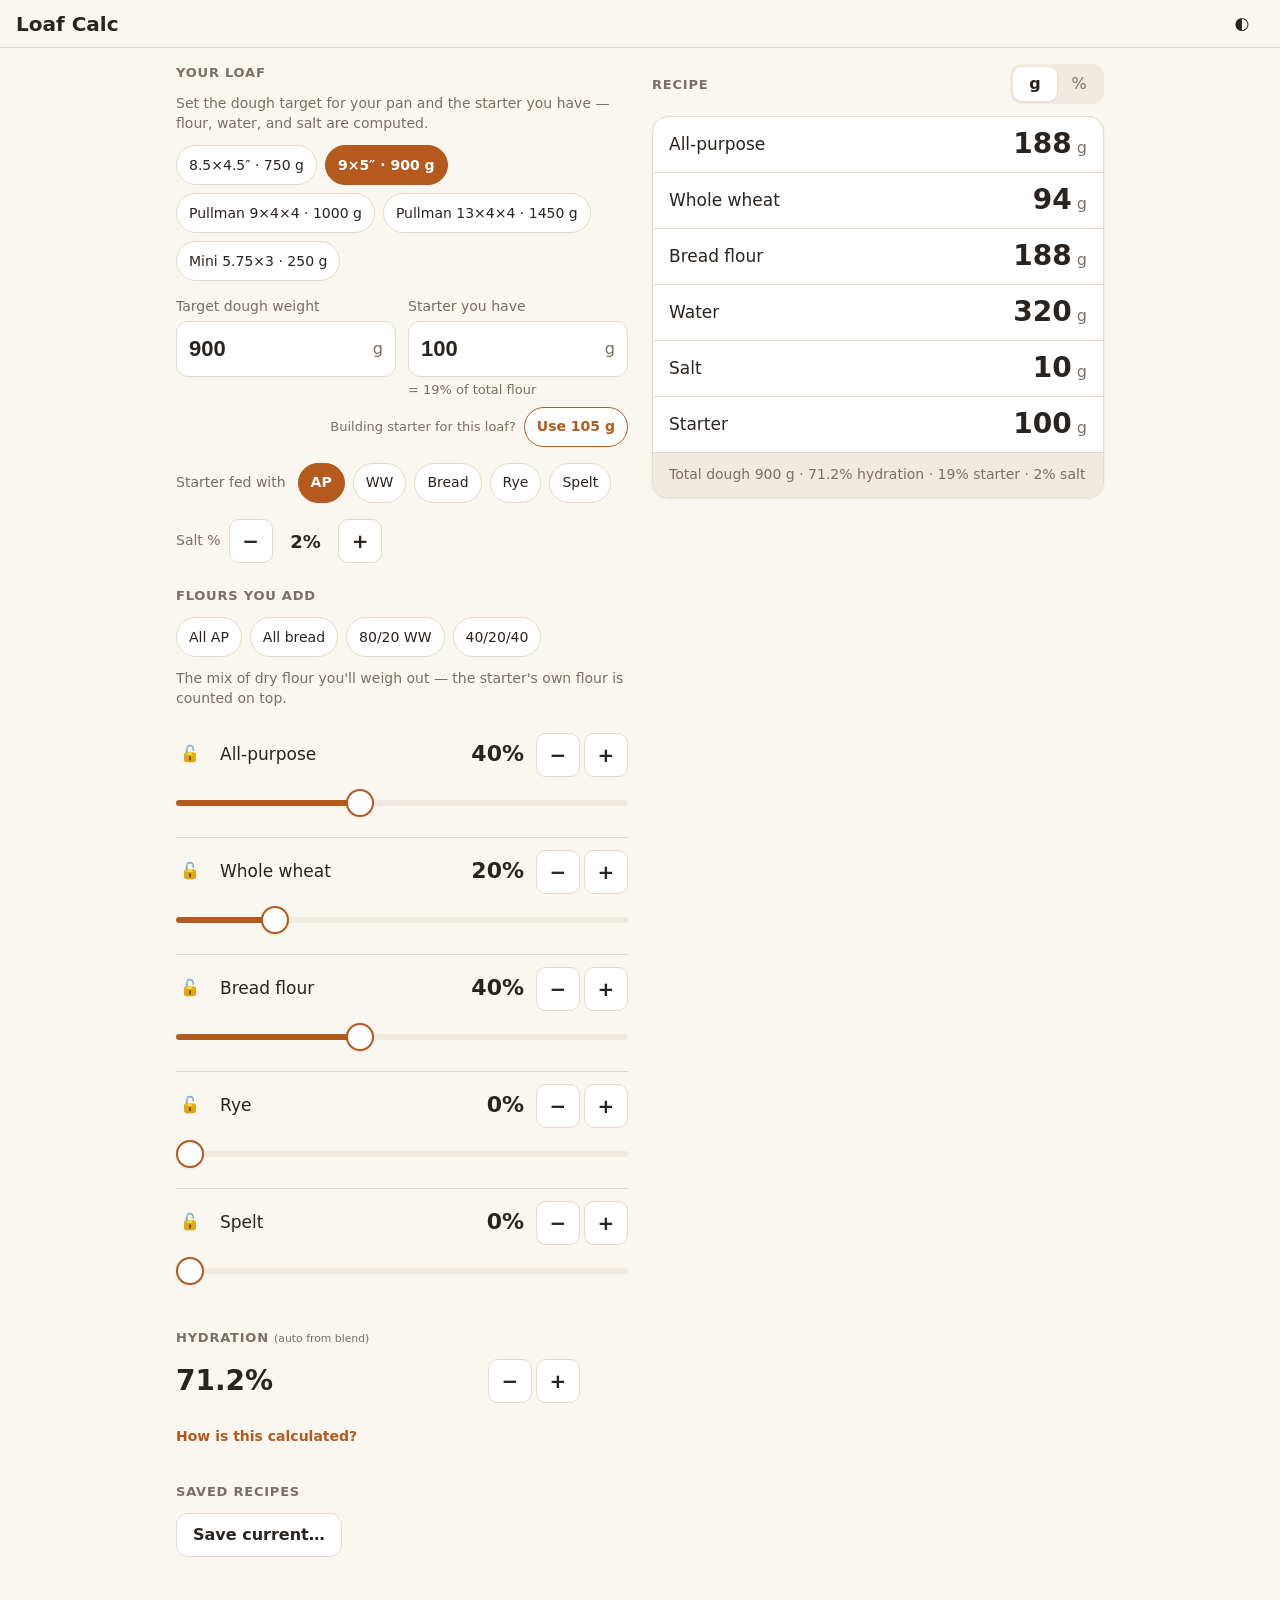
<file: index.html>
<!DOCTYPE html>
<!-- Plain scripts on purpose: the app must work when opened via file:// -->
<html lang="en">
<head>
  <meta charset="utf-8">
  <meta name="viewport" content="width=device-width, initial-scale=1, viewport-fit=cover">
  <meta name="color-scheme" content="light dark">
  <title>Loaf Calc</title>
  <link rel="stylesheet" href="style.css">
</head>
<body>
  <header class="topbar">
    <h1>Loaf Calc</h1>
    <div class="topbar-actions">
      <button id="theme-toggle" class="icon-btn" title="Theme: auto" aria-label="Toggle theme">◐</button>
    </div>
  </header>

  <div id="sticky-bar" class="sticky-bar" hidden></div>

  <main>
    <section aria-labelledby="solve-label">
      <h2 id="solve-label" class="section-label">Your loaf</h2>
      <p class="section-hint">Set the dough target for your pan and the starter you have — flour, water, and salt are computed.</p>

      <div id="pan-chips" class="chip-row" aria-label="Pan presets"></div>

      <div class="field-grid">
        <label class="field" id="dough-field">
          <span class="field-label">Target dough weight</span>
          <span class="field-input">
            <input id="dough-input" type="text" inputmode="numeric" autocomplete="off">
            <span class="unit">g</span>
          </span>
        </label>
        <label class="field" id="starter-field">
          <span class="field-label">Starter you have</span>
          <span class="field-input">
            <input id="starter-input" type="text" inputmode="numeric" autocomplete="off">
            <span class="unit">g</span>
          </span>
          <span class="field-note" id="starter-note"></span>
        </label>
      </div>
      <div id="suggest-row" class="suggest-row" hidden>
        <span class="field-note">Building starter for this loaf?</span>
        <button id="starter-suggest" class="chip chip-accent" type="button"></button>
      </div>

      <div class="starter-flour-row">
        <span class="mini-label">Starter fed with</span>
        <div id="starter-flour-chips" class="chip-row chip-row-tight"></div>
      </div>

      <div class="mini-stepper">
        <span class="mini-label">Salt %</span>
        <div class="stepper-group">
          <button id="salt-minus" class="step-btn" type="button" aria-label="Less salt">−</button>
          <span id="salt-value" class="stepper-value"></span>
          <button id="salt-plus" class="step-btn" type="button" aria-label="More salt">+</button>
        </div>
      </div>
    </section>

    <section aria-labelledby="blend-label">
      <div class="section-head">
        <h2 id="blend-label" class="section-label">Flours you add</h2>
        <div id="blend-presets" class="chip-row chip-row-tight"></div>
      </div>
      <p class="section-hint">The mix of dry flour you'll weigh out — the starter's own flour is counted on top.</p>
      <div id="blend-rows"></div>
    </section>

    <section aria-labelledby="hyd-label">
      <div class="section-head">
        <h2 id="hyd-label" class="section-label">Hydration <small>(auto from blend)</small></h2>
      </div>
      <div class="hydration-row">
        <span id="hyd-value" class="big-value">72%</span>
        <div class="stepper-group">
          <button id="hyd-minus" class="step-btn" aria-label="Lower hydration">−</button>
          <button id="hyd-plus" class="step-btn" aria-label="Raise hydration">+</button>
          <button id="hyd-reset" class="step-btn ghost" title="Reset to blend default" aria-label="Reset hydration">↺</button>
        </div>
      </div>
      <details class="explainer">
        <summary>How is this calculated?</summary>
        <p>Hydration is total water ÷ total flour, counting what's inside your
        starter too — a 100%-hydration starter is half flour, half water.</p>
        <p>Each flour absorbs a different amount of water, so each gets its own
        target: all-purpose 67%, spelt 68%, bread flour 72%, whole wheat 80%,
        rye 85%. Whole wheat and rye run highest because their bran and germ
        soak up extra water; bread flour's higher protein takes a bit more than
        all-purpose, while spelt's weaker gluten wants only a touch more.</p>
        <p>The number above is the average of those targets, weighted by how
        much of each flour ends up in the dough — the flours you add plus the
        starter's own flour. Shift the blend toward whole wheat and it rises;
        toward all-purpose and it falls. The − / + buttons nudge it from
        there, and ↺ returns to the blend's default.</p>
      </details>
    </section>

    <section aria-labelledby="recipe-label">
      <div class="section-head">
        <h2 id="recipe-label" class="section-label">Recipe</h2>
        <div class="segmented">
          <button id="view-g" class="segment" type="button">g</button>
          <button id="view-pct" class="segment" type="button">%</button>
        </div>
      </div>
      <div class="card" id="recipe-card">
        <ul id="recipe-rows" class="recipe-rows"></ul>
        <div id="recipe-total" class="recipe-total"></div>
      </div>
      <div id="warnings" class="warnings"></div>
    </section>

    <section aria-labelledby="saved-label">
      <h2 id="saved-label" class="section-label">Saved recipes</h2>
      <button id="save-open" class="secondary-btn">Save current…</button>
      <form id="save-form" class="save-form" hidden>
        <input id="save-name" type="text" autocomplete="off" placeholder="Recipe name">
        <button type="submit" class="secondary-btn">Save</button>
        <button type="button" id="save-cancel" class="link-btn">Cancel</button>
      </form>
      <ul id="saved-list" class="saved-list"></ul>
      <p id="storage-note" class="field-note" hidden>Storage is unavailable in this browser — recipes can't be saved.</p>
    </section>

  </main>

  <div id="toast" class="toast" hidden></div>

  <script defer src="js/recipe.js"></script>
  <script defer src="js/ui.js"></script>
</body>
</html>
</file>
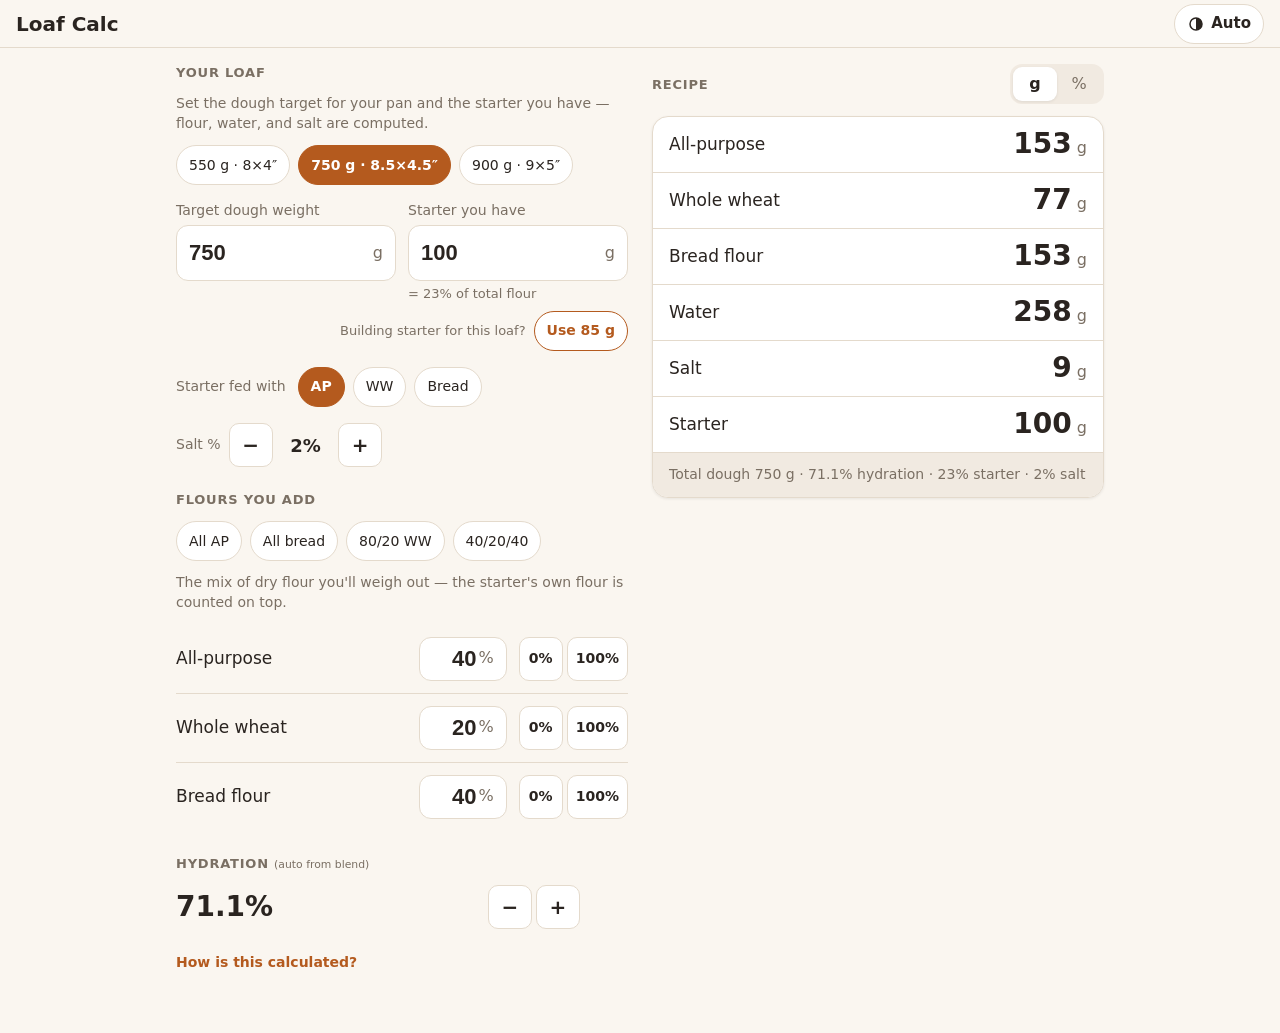
<file: public/index.html>
<!DOCTYPE html>
<!-- Plain scripts on purpose: the app must work when opened via file:// -->
<html lang="en">
<head>
  <meta charset="utf-8">
  <meta name="viewport" content="width=device-width, initial-scale=1, viewport-fit=cover">
  <meta name="color-scheme" content="light dark">
  <meta name="theme-color" content="#FAF6F0" media="(prefers-color-scheme: light)">
  <meta name="theme-color" content="#171310" media="(prefers-color-scheme: dark)">
  <title>Loaf Calc</title>
  <link rel="stylesheet" href="style.css">
  <link rel="manifest" href="manifest.webmanifest">
  <link rel="icon" href="icons/favicon.svg" type="image/svg+xml">
  <link rel="apple-touch-icon" href="icons/apple-touch-icon.png">
</head>
<body>
  <header class="topbar">
    <h1>Loaf Calc</h1>
    <div class="topbar-actions">
      <button id="theme-toggle" class="theme-btn" type="button" aria-label="Theme">Auto</button>
    </div>
  </header>

  <div id="sticky-bar" class="sticky-bar" hidden></div>

  <main>
    <section aria-labelledby="solve-label">
      <h2 id="solve-label" class="section-label">Your loaf</h2>
      <p class="section-hint">Set the dough target for your pan and the starter you have — flour, water, and salt are computed.</p>

      <div id="pan-chips" class="chip-row" aria-label="Pan presets"></div>

      <div class="field-grid">
        <label class="field" id="dough-field">
          <span class="field-label">Target dough weight</span>
          <span class="field-input">
            <input id="dough-input" type="text" inputmode="numeric" autocomplete="off">
            <span class="unit">g</span>
          </span>
        </label>
        <label class="field" id="starter-field">
          <span class="field-label">Starter you have</span>
          <span class="field-input">
            <input id="starter-input" type="text" inputmode="numeric" autocomplete="off">
            <span class="unit">g</span>
          </span>
          <span class="field-note" id="starter-note"></span>
        </label>
      </div>
      <div id="suggest-row" class="suggest-row" hidden>
        <span class="field-note">Building starter for this loaf?</span>
        <button id="starter-suggest" class="chip chip-accent" type="button"></button>
      </div>

      <div class="starter-flour-row">
        <span class="mini-label">Starter fed with</span>
        <div id="starter-flour-chips" class="chip-row chip-row-tight"></div>
      </div>

      <div class="mini-stepper">
        <span class="mini-label">Salt %</span>
        <div class="stepper-group">
          <button id="salt-minus" class="step-btn" type="button" aria-label="Less salt">−</button>
          <span id="salt-value" class="stepper-value"></span>
          <button id="salt-plus" class="step-btn" type="button" aria-label="More salt">+</button>
        </div>
      </div>
    </section>

    <section aria-labelledby="blend-label">
      <div class="section-head">
        <h2 id="blend-label" class="section-label">Flours you add</h2>
        <div id="blend-presets" class="chip-row chip-row-tight"></div>
      </div>
      <p class="section-hint">The mix of dry flour you'll weigh out — the starter's own flour is counted on top.</p>
      <div id="blend-rows"></div>
    </section>

    <section aria-labelledby="hyd-label">
      <div class="section-head">
        <h2 id="hyd-label" class="section-label">Hydration <small>(auto from blend)</small></h2>
      </div>
      <div class="hydration-row">
        <span id="hyd-value" class="big-value">72%</span>
        <div class="stepper-group">
          <button id="hyd-minus" class="step-btn" aria-label="Lower hydration">−</button>
          <button id="hyd-plus" class="step-btn" aria-label="Raise hydration">+</button>
          <button id="hyd-reset" class="step-btn ghost" title="Reset to blend default" aria-label="Reset hydration">↺</button>
        </div>
      </div>
      <details class="explainer">
        <summary>How is this calculated?</summary>
        <p>Hydration is total water ÷ total flour, counting what's inside your
        starter too — a 100%-hydration starter is half flour, half water.</p>
        <p>Each flour absorbs a different amount of water, so each gets its own
        target: all-purpose 67%, bread flour 72%, whole wheat 80%. Whole wheat
        runs highest because its bran and germ soak up extra water; bread
        flour's higher protein takes a bit more than all-purpose.</p>
        <p>The number above is the average of those targets, weighted by how
        much of each flour ends up in the dough — the flours you add plus the
        starter's own flour. Shift the blend toward whole wheat and it rises;
        toward all-purpose and it falls. The − / + buttons nudge it from
        there, and ↺ returns to the blend's default.</p>
      </details>
    </section>

    <section aria-labelledby="recipe-label">
      <div class="section-head">
        <h2 id="recipe-label" class="section-label">Recipe</h2>
        <div class="segmented">
          <button id="view-g" class="segment" type="button">g</button>
          <button id="view-pct" class="segment" type="button">%</button>
        </div>
      </div>
      <div class="card" id="recipe-card">
        <ul id="recipe-rows" class="recipe-rows"></ul>
        <div id="recipe-total" class="recipe-total"></div>
      </div>
      <div id="warnings" class="warnings"></div>
    </section>

  </main>

  <script defer src="js/recipe.js"></script>
  <script defer src="js/ui.js"></script>
</body>
</html>
</file>
<file: style.css>
/* Loaf Calc — mobile-first, warm-neutral, light/dark via tokens. */

:root {
  --s1: 4px; --s2: 8px; --s3: 12px; --s4: 16px; --s5: 24px; --s6: 32px; --s7: 48px;

  --bg: #FAF6F0;
  --surface: #FFFFFF;
  --surface-2: #F1EAE1;
  --text: #2A2420;
  --text-muted: #7A6F63;
  --border: #E4DACC;
  --accent: #B45A1E;
  --accent-contrast: #FFFFFF;
  --success: #3E7D4E;
  --card-shadow: 0 1px 3px rgb(0 0 0 / .08);
}

@media (prefers-color-scheme: dark) {
  :root:not([data-theme="light"]) {
    --bg: #171310;
    --surface: #221D18;
    --surface-2: #2E2822;
    --text: #EDE6DD;
    --text-muted: #9C9084;
    --border: #3A332C;
    --accent: #E8964A;
    --accent-contrast: #20160C;
    --success: #7CBF8C;
    --card-shadow: none;
  }
}
:root[data-theme="dark"] {
  --bg: #171310;
  --surface: #221D18;
  --surface-2: #2E2822;
  --text: #EDE6DD;
  --text-muted: #9C9084;
  --border: #3A332C;
  --accent: #E8964A;
  --accent-contrast: #20160C;
  --success: #7CBF8C;
  --card-shadow: none;
}

* { box-sizing: border-box; margin: 0; padding: 0; }

/* Author display rules (e.g. .save-form { display: flex }) would otherwise
   defeat the UA's [hidden] { display: none } and break every hidden toggle. */
[hidden] { display: none !important; }

html { -webkit-text-size-adjust: 100%; }

body {
  font-family: system-ui, -apple-system, "Segoe UI", Roboto, sans-serif;
  background: var(--bg);
  color: var(--text);
  line-height: 1.4;
  min-height: 100dvh;
}

button { font: inherit; color: inherit; background: none; border: none; cursor: pointer; }
button:focus-visible, input:focus-visible {
  outline: 2px solid var(--accent);
  outline-offset: 2px;
}

/* ---------- Header ---------- */
.topbar {
  position: sticky; top: 0; z-index: 20;
  display: flex; align-items: center; justify-content: space-between;
  height: 48px; padding: 0 var(--s4);
  background: var(--bg);
  border-bottom: 1px solid var(--border);
}
.topbar h1 { font-size: 1.25rem; font-weight: 700; }
.topbar-actions { display: flex; gap: var(--s2); }
.icon-btn {
  min-width: 44px; min-height: 44px;
  border-radius: 10px; font-size: 1.0625rem; font-weight: 600;
}
.icon-btn:active { background: var(--surface-2); }

/* ---------- Sticky summary bar ---------- */
.sticky-bar {
  /* fixed, not sticky-in-flow: toggling it must not shift the layout the
     IntersectionObserver is watching, or it feedback-loops */
  position: fixed; top: 48px; left: 0; right: 0; z-index: 19;
  padding: var(--s2) var(--s4);
  background: var(--surface);
  border-bottom: 1px solid var(--border);
  font-size: 0.875rem; font-weight: 600;
  font-variant-numeric: tabular-nums;
  cursor: pointer;
  white-space: nowrap; overflow-x: auto;
  scrollbar-width: none;
}
.sticky-bar::-webkit-scrollbar { display: none; }

/* ---------- Layout ---------- */
main {
  max-width: 960px; margin: 0 auto;
  padding: var(--s4) var(--s4) var(--s7);
  display: grid; gap: var(--s5);
}
@media (min-width: 820px) {
  main {
    grid-template-columns: 1fr 1fr;
    align-items: start;
  }
  main > section:nth-of-type(4) { grid-column: 2; grid-row: 1 / span 3; position: sticky; top: 64px; }
  main > section:nth-of-type(1) { grid-column: 1; }
  main > section:nth-of-type(2) { grid-column: 1; }
  main > section:nth-of-type(3) { grid-column: 1; }
  main > section:nth-of-type(5) { grid-column: 1 / -1; }
}

.section-label {
  font-size: 0.8125rem; font-weight: 700;
  text-transform: uppercase; letter-spacing: 0.06em;
  color: var(--text-muted);
  margin-bottom: var(--s3);
}
.section-label small { font-weight: 500; text-transform: none; letter-spacing: 0; }
.section-head {
  display: flex; align-items: baseline; justify-content: space-between;
  gap: var(--s3); margin-bottom: var(--s3); flex-wrap: wrap;
}
.section-head .section-label { margin-bottom: 0; }

/* ---------- Segmented control (g/% toggle) ---------- */
.segmented {
  display: flex;
  background: var(--surface-2);
  border-radius: 12px; padding: 3px;
}
.segment {
  flex: 1; min-height: 34px; min-width: 44px; padding: 0 var(--s3);
  border-radius: 9px; font-size: 1rem; font-weight: 500;
  color: var(--text-muted);
}
.segment[aria-pressed="true"] {
  background: var(--surface);
  color: var(--text); font-weight: 600;
  box-shadow: var(--card-shadow);
}

/* ---------- Chips ---------- */
.chip-row { display: flex; flex-wrap: wrap; gap: var(--s2); margin-bottom: var(--s4); }
.chip-row-tight { margin-bottom: 0; }
.chip {
  min-height: 40px; padding: 0 var(--s3);
  border: 1px solid var(--border); border-radius: 20px;
  background: var(--surface);
  font-size: 0.875rem; font-weight: 500;
}
.chip[aria-pressed="true"] {
  background: var(--accent); color: var(--accent-contrast);
  border-color: var(--accent); font-weight: 600;
}

/* ---------- Fields ---------- */
.field-grid { display: grid; grid-template-columns: 1fr 1fr; gap: var(--s3); }
.field { display: block; }
.field-label { display: block; font-size: 0.875rem; color: var(--text-muted); margin-bottom: var(--s1); }
.field-input {
  display: flex; align-items: center;
  background: var(--surface);
  border: 1px solid var(--border); border-radius: 12px;
  padding: 0 var(--s3); height: 56px;
}
.field-input input {
  flex: 1; width: 100%; min-width: 0;
  border: none; background: none; color: inherit;
  font-size: 1.375rem; font-weight: 700;
  font-variant-numeric: tabular-nums;
}
.field-input input:focus { outline: none; }
.field-input .unit { color: var(--text-muted); font-size: 1rem; }
.field-note { display: block; font-size: 0.8125rem; color: var(--text-muted); margin-top: var(--s1); min-height: 1.2em; }

/* ---------- Mini steppers ---------- */
.section-hint {
  font-size: 0.875rem; color: var(--text-muted);
  margin-bottom: var(--s3);
}

.starter-flour-row {
  display: flex; align-items: center; gap: var(--s3);
  margin-top: var(--s4); flex-wrap: wrap;
}

.mini-stepper { display: flex; align-items: center; gap: var(--s2); margin-top: var(--s4); }
.mini-label { font-size: 0.875rem; color: var(--text-muted); }
.stepper-group { display: flex; align-items: center; gap: var(--s1); }
.step-btn {
  min-width: 44px; min-height: 44px;
  border: 1px solid var(--border); border-radius: 10px;
  background: var(--surface);
  font-size: 1.25rem; font-weight: 600;
}
.step-btn:active { background: var(--surface-2); }
.step-btn.ghost { border-style: dashed; color: var(--text-muted); }
.stepper-value {
  min-width: 3.2em; text-align: center;
  font-size: 1.125rem; font-weight: 700;
  font-variant-numeric: tabular-nums;
}

/* ---------- Blend rows ---------- */
.blend-row {
  display: grid;
  grid-template-columns: auto 1fr auto;
  grid-template-areas: "name pct steppers" "slider slider slider";
  align-items: center; gap: var(--s1) var(--s3);
  padding: var(--s3) 0;
  border-bottom: 1px solid var(--border);
}
.blend-row:last-child { border-bottom: none; }
.blend-name { grid-area: name; display: flex; align-items: center; gap: var(--s2); font-size: 1.0625rem; }
.lock-btn {
  min-width: 44px; min-height: 44px; margin-left: calc(-1 * var(--s2));
  font-size: 1rem; color: var(--text-muted); border-radius: 10px;
}
/* color emoji ignore CSS color, so the locked state needs its own chrome */
.lock-btn[aria-pressed="true"] {
  background: var(--surface-2);
  box-shadow: inset 0 0 0 2px var(--accent);
}
.blend-pct {
  grid-area: pct; text-align: right;
  font-size: 1.375rem; font-weight: 700;
  font-variant-numeric: tabular-nums;
}
.blend-steppers { grid-area: steppers; display: flex; gap: var(--s1); }
.blend-slider { grid-area: slider; width: 100%; }

input[type="range"] {
  -webkit-appearance: none; appearance: none;
  width: 100%; height: 44px; background: none;
}
input[type="range"]::-webkit-slider-runnable-track {
  height: 6px; border-radius: 3px;
  background: linear-gradient(to right, var(--accent) var(--fill, 0%), var(--surface-2) var(--fill, 0%));
}
input[type="range"]::-webkit-slider-thumb {
  -webkit-appearance: none;
  width: 28px; height: 28px; margin-top: -11px;
  border-radius: 50%; background: var(--surface);
  border: 2px solid var(--accent);
  box-shadow: var(--card-shadow);
}
input[type="range"]::-moz-range-track {
  height: 6px; border-radius: 3px; background: var(--surface-2);
}
input[type="range"]::-moz-range-progress { height: 6px; border-radius: 3px; background: var(--accent); }
input[type="range"]::-moz-range-thumb {
  width: 26px; height: 26px; border-radius: 50%;
  background: var(--surface); border: 2px solid var(--accent);
}

/* ---------- Hydration ---------- */
.hydration-row { display: flex; align-items: center; justify-content: space-between; }
.big-value {
  font-size: 1.75rem; font-weight: 700;
  font-variant-numeric: tabular-nums;
}
.big-value.adjusted { color: var(--accent); }

/* ---------- Recipe card ---------- */
.card {
  background: var(--surface);
  border: 1px solid var(--border); border-radius: 16px;
  box-shadow: var(--card-shadow);
  overflow: hidden;
}
.recipe-rows { list-style: none; }
.recipe-row {
  display: flex; align-items: center; gap: var(--s3);
  min-height: 56px; padding: 0 var(--s4);
  border-bottom: 1px solid var(--border);
}
.recipe-row .ing-name { flex: 1; font-size: 1.0625rem; }
.recipe-row .ing-amount {
  font-size: 1.75rem; font-weight: 700;
  font-variant-numeric: tabular-nums;
  line-height: 1.1;
}
.recipe-row .ing-amount .unit { font-size: 1rem; font-weight: 500; color: var(--text-muted); }
.recipe-total {
  padding: var(--s3) var(--s4);
  font-size: 0.875rem; color: var(--text-muted);
  background: var(--surface-2);
}
.warnings { margin-top: var(--s2); }
.warnings p { font-size: 0.875rem; color: var(--accent); padding: var(--s1) 0; }

.link-btn {
  color: var(--accent); font-size: 0.875rem; font-weight: 600;
  min-height: 44px; padding: 0 var(--s2);
}
.suggest-row {
  display: flex; align-items: center; justify-content: flex-end;
  gap: var(--s2); margin-top: var(--s2); flex-wrap: wrap;
}
.suggest-row .field-note { margin-top: 0; }
.chip-accent {
  border-color: var(--accent); color: var(--accent); font-weight: 600;
}

/* ---------- Saved recipes ---------- */
.secondary-btn {
  min-height: 44px; padding: 0 var(--s4);
  border: 1px solid var(--border); border-radius: 12px;
  background: var(--surface); font-weight: 600;
}
.save-form { display: flex; gap: var(--s2); align-items: center; flex-wrap: wrap; }
.save-form input {
  flex: 1; min-width: 160px; height: 44px;
  padding: 0 var(--s3);
  border: 1px solid var(--border); border-radius: 12px;
  background: var(--surface); color: inherit;
  font-size: 1rem;
}
.saved-list { list-style: none; margin-top: var(--s3); }
.saved-row {
  display: flex; align-items: center; gap: var(--s2);
  min-height: 60px; padding: var(--s2) 0;
  border-bottom: 1px solid var(--border);
}
.saved-main { flex: 1; text-align: left; min-height: 44px; padding: var(--s1) 0; }
.saved-name { font-size: 1.0625rem; font-weight: 600; display: block; }
.saved-sub { font-size: 0.875rem; color: var(--text-muted); }
.saved-del { min-width: 44px; min-height: 44px; color: var(--text-muted); font-size: 1.125rem; border-radius: 10px; }
.saved-confirm { display: flex; align-items: center; gap: var(--s2); flex: 1; justify-content: flex-end; font-size: 0.875rem; }
.danger-btn {
  min-height: 40px; padding: 0 var(--s3);
  border-radius: 10px; background: #B3403A; color: #fff; font-weight: 600;
}

/* ---------- Explainer ---------- */
.explainer { margin-top: var(--s3); }
.explainer summary {
  font-size: 0.875rem; font-weight: 600; color: var(--accent);
  cursor: pointer; min-height: 44px; display: flex; align-items: center;
  -webkit-user-select: none; user-select: none;
}
.explainer p {
  font-size: 0.875rem; color: var(--text-muted);
  margin-bottom: var(--s3); max-width: 60ch;
}

/* ---------- Toast ---------- */
.toast {
  position: fixed; left: 50%; bottom: calc(var(--s5) + env(safe-area-inset-bottom));
  transform: translateX(-50%);
  background: var(--text); color: var(--bg);
  padding: var(--s3) var(--s4); border-radius: 12px;
  font-size: 0.9375rem; font-weight: 500;
  z-index: 30; max-width: calc(100vw - 32px);
  animation: toast-in 0.2s ease-out;
}
@keyframes toast-in { from { opacity: 0; transform: translate(-50%, 8px); } }

@media (prefers-reduced-motion: reduce) {
  *, *::before, *::after { animation: none !important; transition: none !important; }
}
</file>
<file: public/style.css>
/* Loaf Calc — mobile-first, warm-neutral, light/dark via tokens. */

:root {
  --s1: 4px; --s2: 8px; --s3: 12px; --s4: 16px; --s5: 24px; --s6: 32px; --s7: 48px;

  --bg: #FAF6F0;
  --surface: #FFFFFF;
  --surface-2: #F1EAE1;
  --text: #2A2420;
  --text-muted: #7A6F63;
  --border: #E4DACC;
  --accent: #B45A1E;
  --accent-contrast: #FFFFFF;
  --success: #3E7D4E;
  --card-shadow: 0 1px 3px rgb(0 0 0 / .08);
}

@media (prefers-color-scheme: dark) {
  :root:not([data-theme="light"]) {
    --bg: #171310;
    --surface: #221D18;
    --surface-2: #2E2822;
    --text: #EDE6DD;
    --text-muted: #9C9084;
    --border: #3A332C;
    --accent: #E8964A;
    --accent-contrast: #20160C;
    --success: #7CBF8C;
    --card-shadow: none;
  }
}
:root[data-theme="dark"] {
  --bg: #171310;
  --surface: #221D18;
  --surface-2: #2E2822;
  --text: #EDE6DD;
  --text-muted: #9C9084;
  --border: #3A332C;
  --accent: #E8964A;
  --accent-contrast: #20160C;
  --success: #7CBF8C;
  --card-shadow: none;
}

* { box-sizing: border-box; margin: 0; padding: 0; }

/* Author display rules (e.g. .suggest-row { display: flex }) would otherwise
   defeat the UA's [hidden] { display: none } and break every hidden toggle. */
[hidden] { display: none !important; }

html { -webkit-text-size-adjust: 100%; }

body {
  font-family: system-ui, -apple-system, "Segoe UI", Roboto, sans-serif;
  background: var(--bg);
  color: var(--text);
  line-height: 1.4;
  min-height: 100dvh;
}

button { font: inherit; color: inherit; background: none; border: none; cursor: pointer; }
button:focus-visible, input:focus-visible {
  outline: 2px solid var(--accent);
  outline-offset: 2px;
}

/* ---------- Header ---------- */
.topbar {
  position: sticky; top: 0; z-index: 20;
  display: flex; align-items: center; justify-content: space-between;
  height: 48px; padding: 0 var(--s4);
  background: var(--bg);
  border-bottom: 1px solid var(--border);
}
.topbar h1 { font-size: 1.25rem; font-weight: 700; }
.topbar-actions { display: flex; gap: var(--s2); }
.theme-btn {
  min-height: 40px; padding: 0 var(--s3);
  border: 1px solid var(--border); border-radius: 999px;
  background: var(--surface);
  font-size: 0.9375rem; font-weight: 600;
  display: inline-flex; align-items: center; gap: 6px;
}
.theme-btn svg { width: 18px; height: 18px; }
.theme-btn:active { background: var(--surface-2); }

/* ---------- Sticky summary bar ---------- */
.sticky-bar {
  /* fixed, not sticky-in-flow: toggling it must not shift the layout the
     IntersectionObserver is watching, or it feedback-loops */
  position: fixed; top: 48px; left: 0; right: 0; z-index: 19;
  padding: var(--s2) var(--s4);
  background: var(--surface);
  border-bottom: 1px solid var(--border);
  font-size: 0.875rem; font-weight: 600;
  font-variant-numeric: tabular-nums;
  cursor: pointer;
  white-space: nowrap; overflow-x: auto;
  scrollbar-width: none;
}
.sticky-bar::-webkit-scrollbar { display: none; }

/* ---------- Layout ---------- */
main {
  max-width: 960px; margin: 0 auto;
  padding: var(--s4) var(--s4) var(--s7);
  display: grid; gap: var(--s5);
}
@media (min-width: 820px) {
  main {
    grid-template-columns: 1fr 1fr;
    align-items: start;
  }
  main > section:nth-of-type(4) { grid-column: 2; grid-row: 1 / span 3; position: sticky; top: 64px; }
  main > section:nth-of-type(1) { grid-column: 1; }
  main > section:nth-of-type(2) { grid-column: 1; }
  main > section:nth-of-type(3) { grid-column: 1; }
}

.section-label {
  font-size: 0.8125rem; font-weight: 700;
  text-transform: uppercase; letter-spacing: 0.06em;
  color: var(--text-muted);
  margin-bottom: var(--s3);
}
.section-label small { font-weight: 500; text-transform: none; letter-spacing: 0; }
.section-head {
  display: flex; align-items: baseline; justify-content: space-between;
  gap: var(--s3); margin-bottom: var(--s3); flex-wrap: wrap;
}
.section-head .section-label { margin-bottom: 0; }

/* ---------- Segmented control (g/% toggle) ---------- */
.segmented {
  display: flex;
  background: var(--surface-2);
  border-radius: 12px; padding: 3px;
}
.segment {
  flex: 1; min-height: 34px; min-width: 44px; padding: 0 var(--s3);
  border-radius: 9px; font-size: 1rem; font-weight: 500;
  color: var(--text-muted);
}
.segment[aria-pressed="true"] {
  background: var(--surface);
  color: var(--text); font-weight: 600;
  box-shadow: var(--card-shadow);
}

/* ---------- Chips ---------- */
.chip-row { display: flex; flex-wrap: wrap; gap: var(--s2); margin-bottom: var(--s4); }
.chip-row-tight { margin-bottom: 0; }
.chip {
  min-height: 40px; padding: 0 var(--s3);
  border: 1px solid var(--border); border-radius: 20px;
  background: var(--surface);
  font-size: 0.875rem; font-weight: 500;
}
.chip[aria-pressed="true"] {
  background: var(--accent); color: var(--accent-contrast);
  border-color: var(--accent); font-weight: 600;
}

/* ---------- Fields ---------- */
.field-grid { display: grid; grid-template-columns: 1fr 1fr; gap: var(--s3); }
.field { display: block; }
.field-label { display: block; font-size: 0.875rem; color: var(--text-muted); margin-bottom: var(--s1); }
.field-input {
  display: flex; align-items: center;
  background: var(--surface);
  border: 1px solid var(--border); border-radius: 12px;
  padding: 0 var(--s3); height: 56px;
}
.field-input input {
  flex: 1; width: 100%; min-width: 0;
  border: none; background: none; color: inherit;
  font-size: 1.375rem; font-weight: 700;
  font-variant-numeric: tabular-nums;
}
.field-input input:focus { outline: none; }
.field-input .unit { color: var(--text-muted); font-size: 1rem; }
.field-note { display: block; font-size: 0.8125rem; color: var(--text-muted); margin-top: var(--s1); min-height: 1.2em; }

/* ---------- Mini steppers ---------- */
.section-hint {
  font-size: 0.875rem; color: var(--text-muted);
  margin-bottom: var(--s3);
}

.starter-flour-row {
  display: flex; align-items: center; gap: var(--s3);
  margin-top: var(--s4); flex-wrap: wrap;
}

.mini-stepper { display: flex; align-items: center; gap: var(--s2); margin-top: var(--s4); }
.mini-label { font-size: 0.875rem; color: var(--text-muted); }
.stepper-group { display: flex; align-items: center; gap: var(--s1); }
.step-btn {
  min-width: 44px; min-height: 44px;
  border: 1px solid var(--border); border-radius: 10px;
  background: var(--surface);
  font-size: 1.25rem; font-weight: 600;
}
.step-btn:active { background: var(--surface-2); }
.step-btn.ghost { border-style: dashed; color: var(--text-muted); }
.stepper-value {
  min-width: 3.2em; text-align: center;
  font-size: 1.125rem; font-weight: 700;
  font-variant-numeric: tabular-nums;
}

/* ---------- Blend rows ---------- */
.blend-row {
  display: grid;
  grid-template-columns: 1fr auto auto;
  grid-template-areas: "name pct steppers";
  align-items: center; gap: var(--s3);
  padding: var(--s3) 0;
  border-bottom: 1px solid var(--border);
}
.blend-row:last-child { border-bottom: none; }
.blend-name { grid-area: name; font-size: 1.0625rem; }
.blend-input { grid-area: pct; width: 5.5em; height: 44px; }
.blend-input input { text-align: right; padding-right: 2px; }
.blend-quick { grid-area: steppers; display: flex; gap: var(--s1); }
.quick-btn { font-size: 0.875rem; padding: 0 var(--s2); }
.quick-btn:disabled { opacity: 0.4; }

/* ---------- Hydration ---------- */
.hydration-row { display: flex; align-items: center; justify-content: space-between; }
.big-value {
  font-size: 1.75rem; font-weight: 700;
  font-variant-numeric: tabular-nums;
}
.big-value.adjusted { color: var(--accent); }

/* ---------- Recipe card ---------- */
.card {
  background: var(--surface);
  border: 1px solid var(--border); border-radius: 16px;
  box-shadow: var(--card-shadow);
  overflow: hidden;
}
.recipe-rows { list-style: none; }
.recipe-row {
  display: flex; align-items: center; gap: var(--s3);
  min-height: 56px; padding: 0 var(--s4);
  border-bottom: 1px solid var(--border);
}
.recipe-row .ing-name { flex: 1; font-size: 1.0625rem; }
.recipe-row .ing-amount {
  font-size: 1.75rem; font-weight: 700;
  font-variant-numeric: tabular-nums;
  line-height: 1.1;
}
.recipe-row .ing-amount .unit { font-size: 1rem; font-weight: 500; color: var(--text-muted); }
.recipe-total {
  padding: var(--s3) var(--s4);
  font-size: 0.875rem; color: var(--text-muted);
  background: var(--surface-2);
}
.warnings { margin-top: var(--s2); }
.warnings p { font-size: 0.875rem; color: var(--accent); padding: var(--s1) 0; }

.suggest-row {
  display: flex; align-items: center; justify-content: flex-end;
  gap: var(--s2); margin-top: var(--s2); flex-wrap: wrap;
}
.suggest-row .field-note { margin-top: 0; }
.chip-accent {
  border-color: var(--accent); color: var(--accent); font-weight: 600;
}

/* ---------- Explainer ---------- */
.explainer { margin-top: var(--s3); }
.explainer summary {
  font-size: 0.875rem; font-weight: 600; color: var(--accent);
  cursor: pointer; min-height: 44px; display: flex; align-items: center;
  -webkit-user-select: none; user-select: none;
}
.explainer p {
  font-size: 0.875rem; color: var(--text-muted);
  margin-bottom: var(--s3); max-width: 60ch;
}

@media (prefers-reduced-motion: reduce) {
  *, *::before, *::after { animation: none !important; transition: none !important; }
}
</file>
